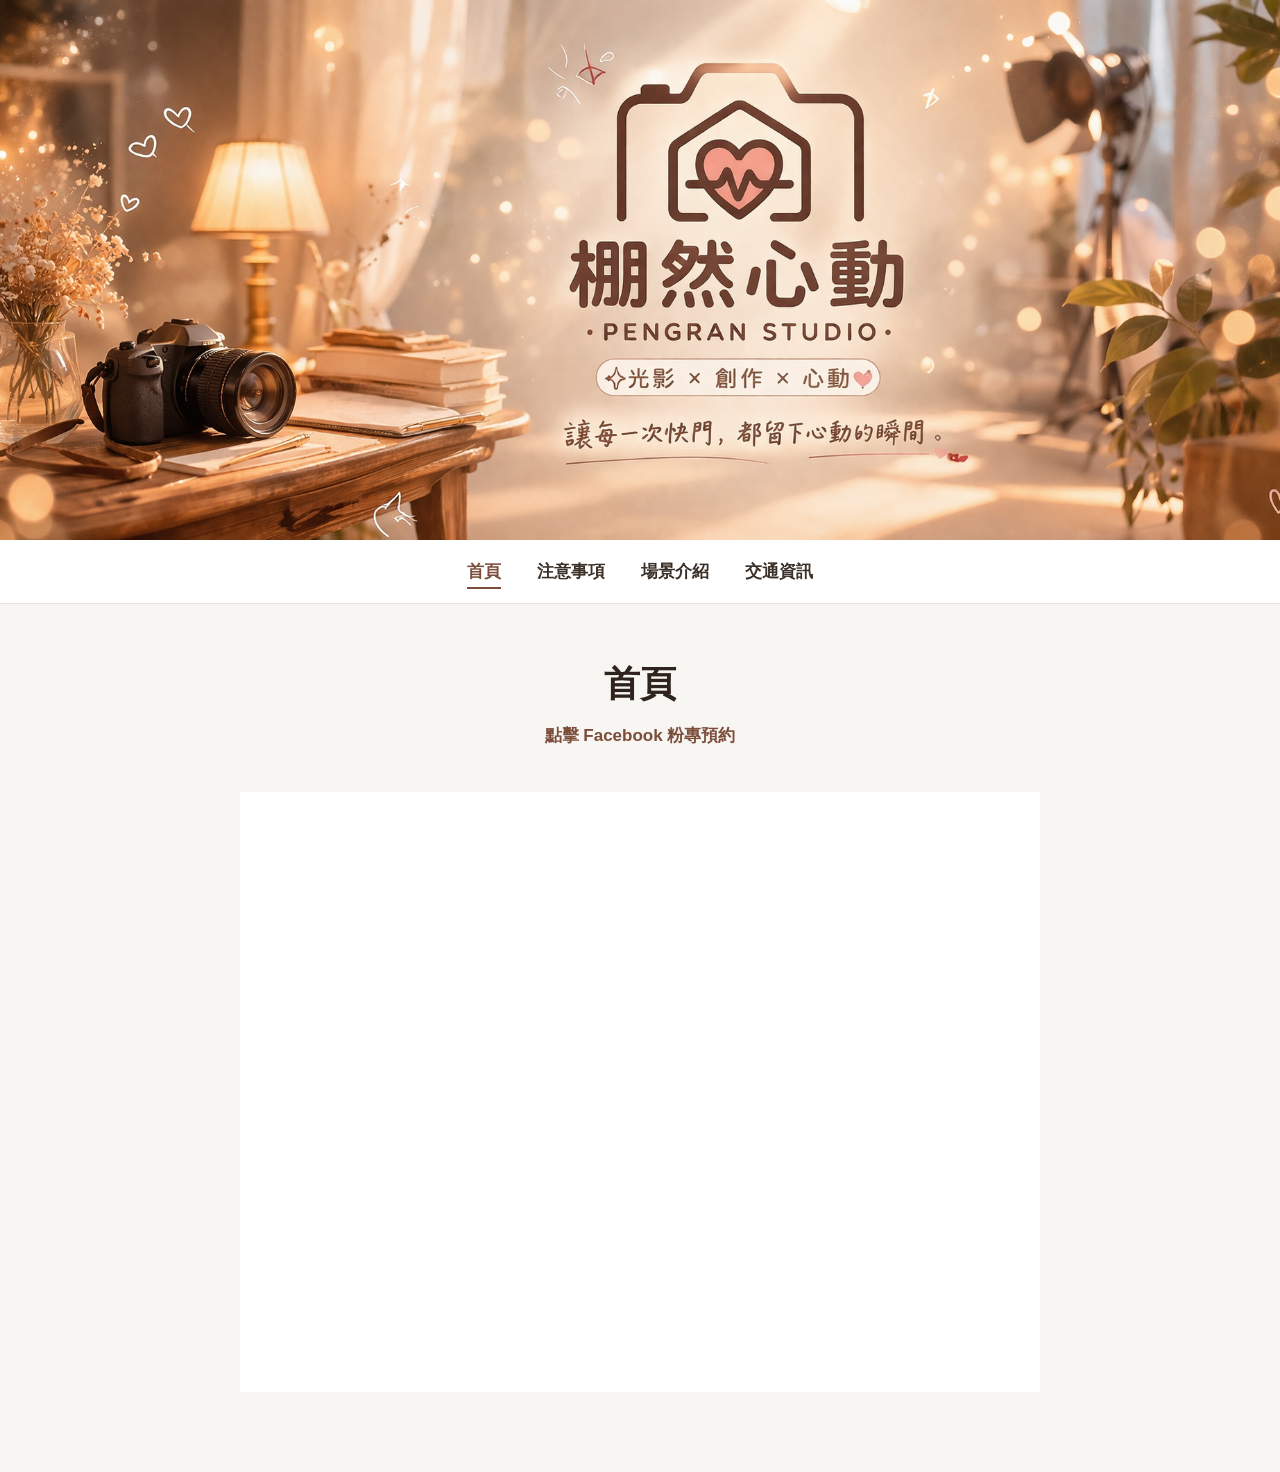
<file: index.html>
<!DOCTYPE html>
<html>
<head>
  <meta charset="UTF-8">
  <meta name="viewport" content="width=device-width, initial-scale=1">

  <title>棚然心動｜台中攝影棚｜Cosplay棚租｜棚拍空間</title>

  <meta name="description" content="棚然心動為台中攝影棚，提供Cosplay、寫真拍攝空間，打造沉浸式棚拍場景，適合角色扮演與創作拍攝。">

  <meta name="keywords" content="台中攝影棚, Cosplay攝影棚, 棚拍, 棚租, 台中棚拍, 攝影棚租借, 台中棚租">

  <meta property="og:title" content="棚然心動｜台中攝影棚">
  <meta property="og:description" content="沉浸式 Cosplay 攝影棚，打造你的專屬拍攝場景。">
  <meta property="og:image" content="https://pengranstudio.com/image/cover.png">
  <meta property="og:type" content="website">
  <meta property="og:url" content="https://pengranstudio.com/index.html">

  <link rel="stylesheet" href="style.css">
</head>

<body>

<header class="hero">
  <img src="image/cover.png" alt="棚然心動封面" class="hero-image">
</header>

<nav class="main-nav">
  <a href="index.html" class="active">首頁</a>
  <a href="notice.html">注意事項</a>
  <a href="scenes.html">場景介紹</a>
  <a href="traffic.html">交通資訊</a>
</nav>

<main id="home" class="home-section">
  <section class="booking-section">
    
    <section class="page-header">
      <h1>首頁</h1>

        <p class="booking-text">
      <a href="https://www.facebook.com/PengranStudio" target="_blank" rel="noopener noreferrer">
        點擊 Facebook 粉專預約
      </a>
    </p>
    </section>
    
   
    
    <div class="calendar-wrap">
      <iframe
        src="https://calendar.google.com/calendar/embed?src=pengranstudio%40gmail.com&ctz=Asia%2FTaipei"
        style="border: 0"
        width="800"
        height="600"
        frameborder="0"
        scrolling="no">
      </iframe>
    </div>
  </section>
</main>

</body>
</html>
</file>
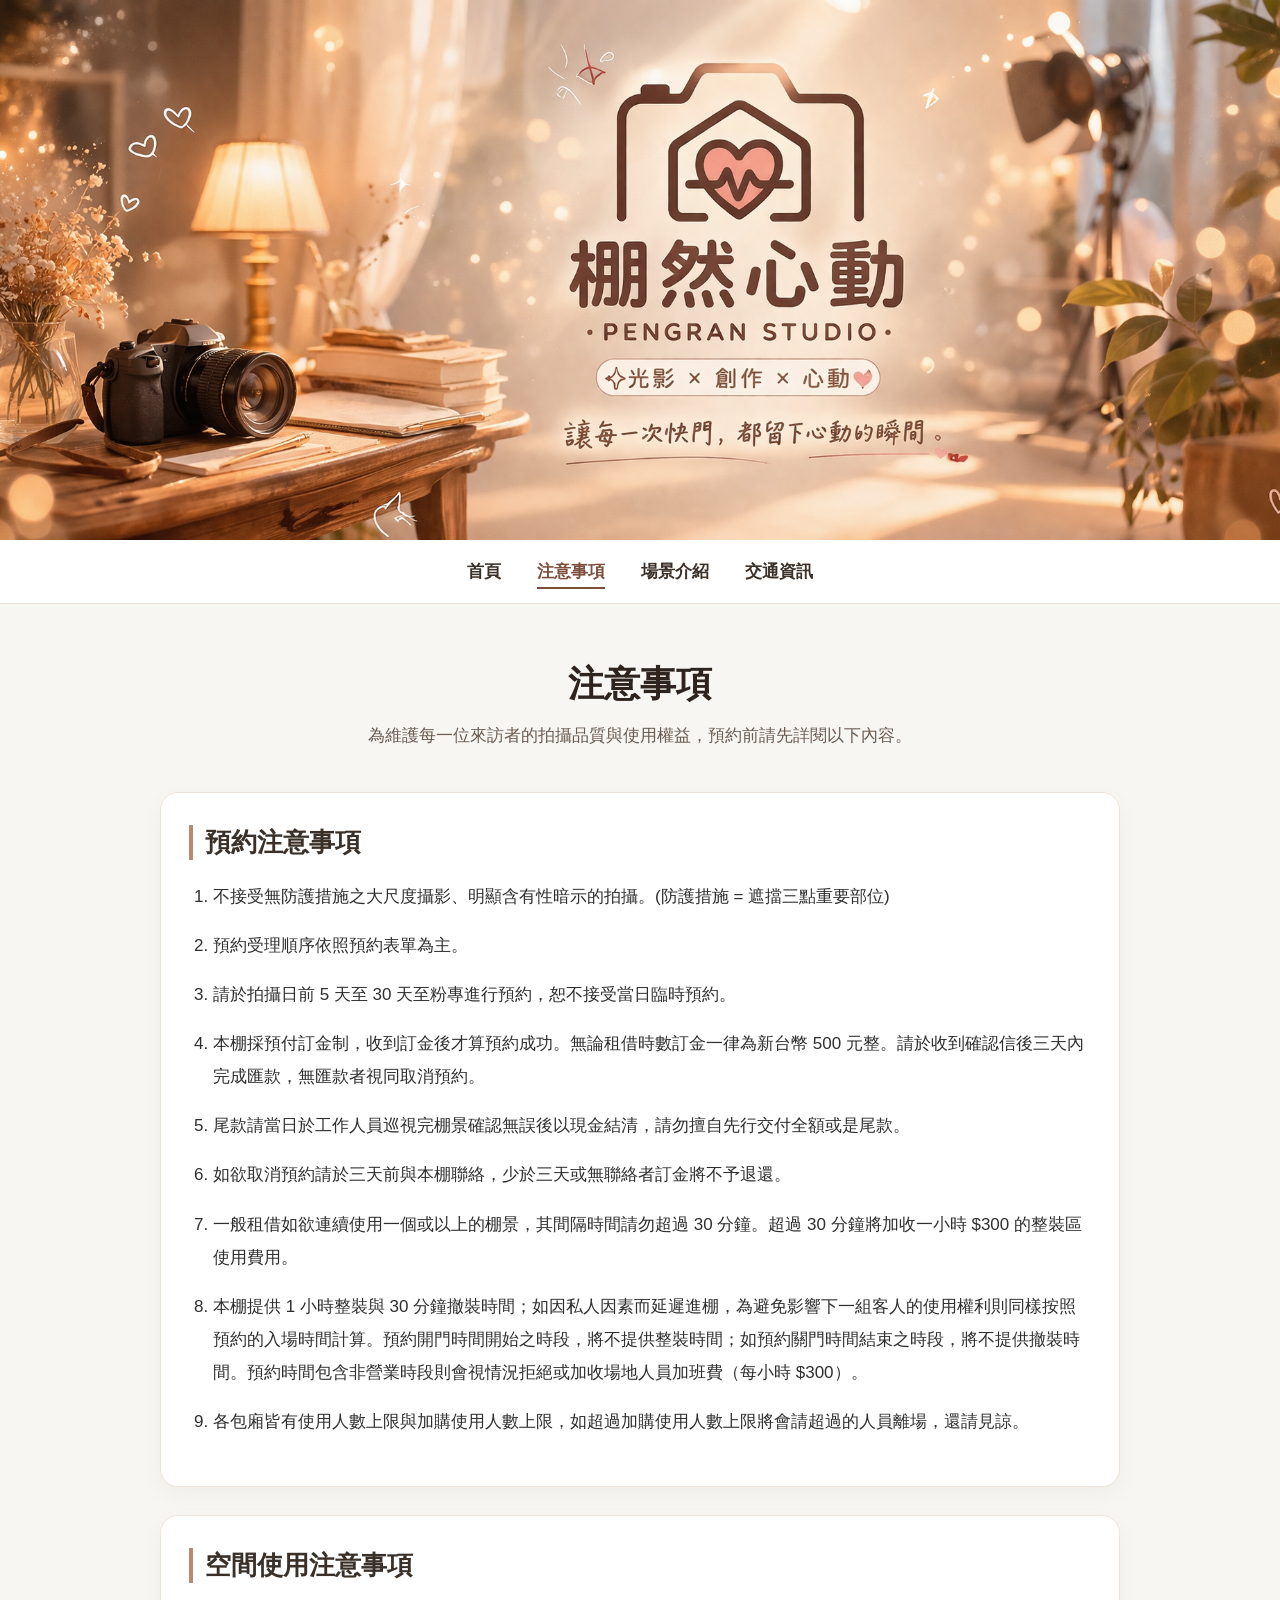
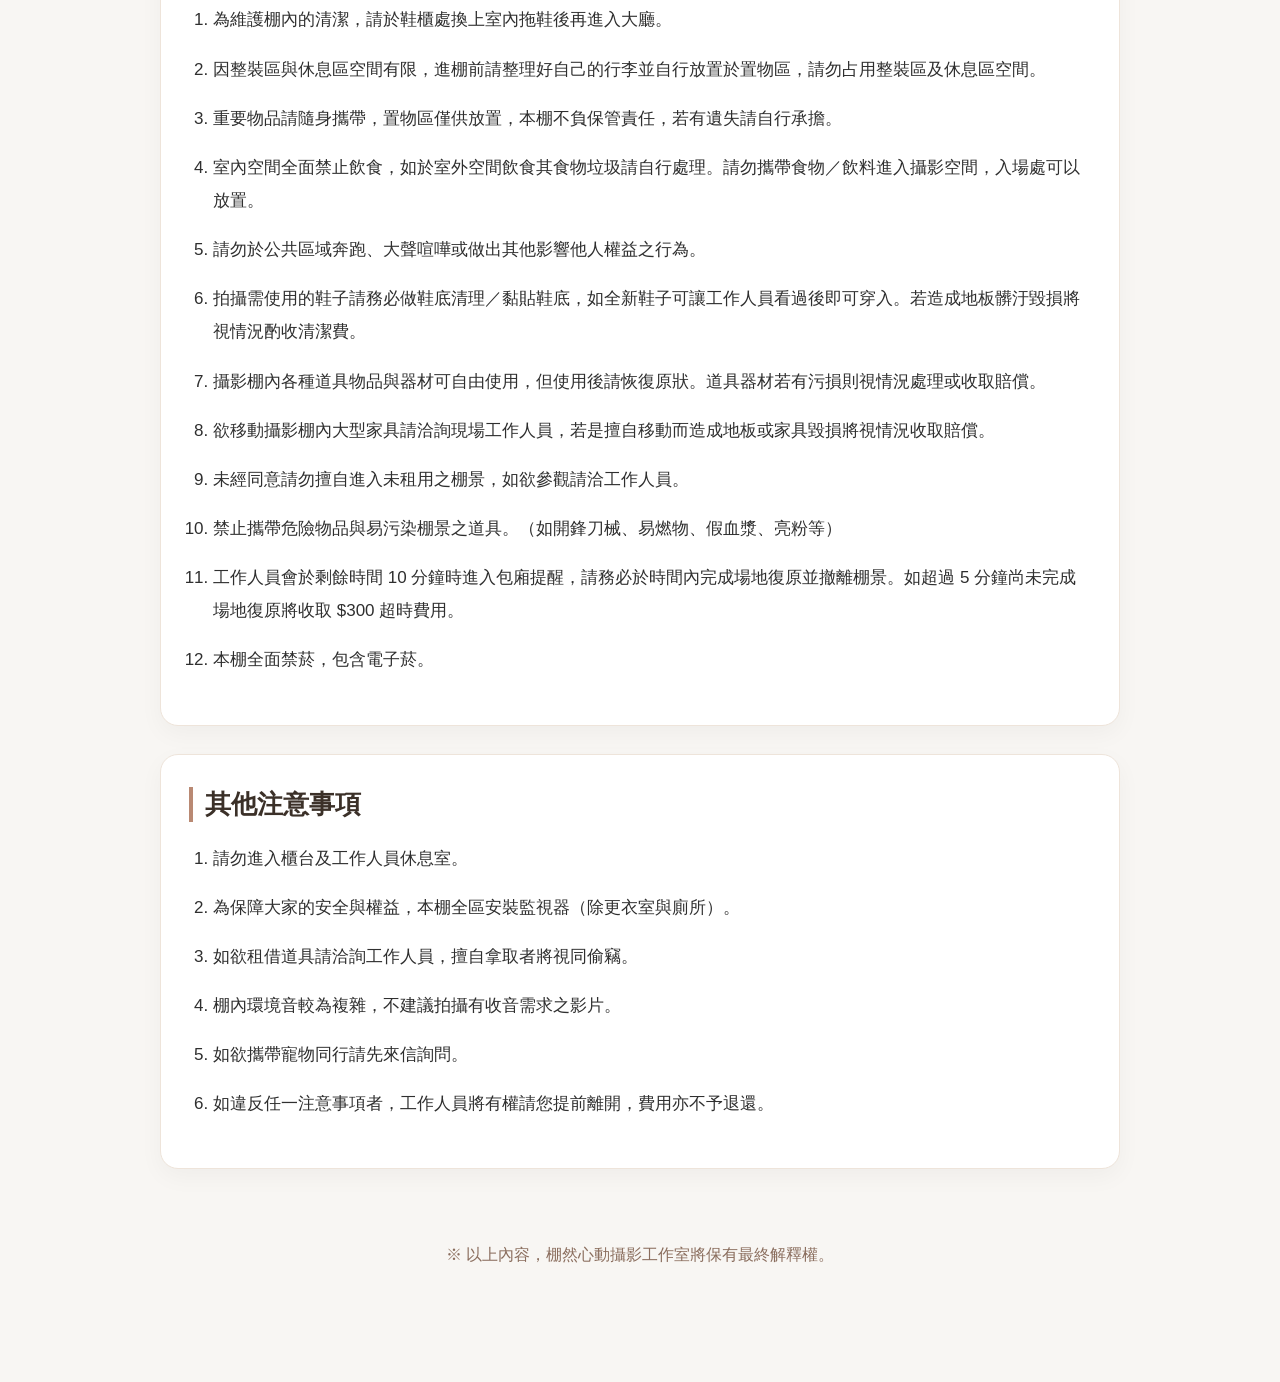
<file: notice.html>
<!DOCTYPE html>
<html>
<head>
  <meta charset="UTF-8">
  <meta name="viewport" content="width=device-width, initial-scale=1">
  <title>棚然心動</title>

  <link rel="stylesheet" href="style.css">
</head>

<body>

<header class="hero">
  <img src="image/cover.png" alt="棚然心動封面" class="hero-image">
</header>

  <nav class="main-nav">
    <a href="index.html">首頁</a>
    <a href="notice.html" class="active">注意事項</a>
    <a href="scenes.html">場景介紹</a>
    <a href="traffic.html">交通資訊</a>
  </nav>

  <main class="content-page">
    <section class="page-header">
      <h1>注意事項</h1>
      <p>為維護每一位來訪者的拍攝品質與使用權益，預約前請先詳閱以下內容。</p>
    </section>

    <section class="notice-block">
      <h2>預約注意事項</h2>
      <ol class="notice-list">
        <li>不接受無防護措施之大尺度攝影、明顯含有性暗示的拍攝。(防護措施 = 遮擋三點重要部位)</li>
        <li>預約受理順序依照預約表單為主。</li>
        <li>請於拍攝日前 5 天至 30 天至粉專進行預約，恕不接受當日臨時預約。</li>
        <li>本棚採預付訂金制，收到訂金後才算預約成功。無論租借時數訂金一律為新台幣 500 元整。請於收到確認信後三天內完成匯款，無匯款者視同取消預約。</li>
        <li>尾款請當日於工作人員巡視完棚景確認無誤後以現金結清，請勿擅自先行交付全額或是尾款。</li>
        <li>如欲取消預約請於三天前與本棚聯絡，少於三天或無聯絡者訂金將不予退還。</li>
        <li>一般租借如欲連續使用一個或以上的棚景，其間隔時間請勿超過 30 分鐘。超過 30 分鐘將加收一小時 $300 的整裝區使用費用。</li>
        <li>本棚提供 1 小時整裝與 30 分鐘撤裝時間；如因私人因素而延遲進棚，為避免影響下一組客人的使用權利則同樣按照預約的入場時間計算。預約開門時間開始之時段，將不提供整裝時間；如預約關門時間結束之時段，將不提供撤裝時間。預約時間包含非營業時段則會視情況拒絕或加收場地人員加班費（每小時 $300）。</li>
        <li>各包廂皆有使用人數上限與加購使用人數上限，如超過加購使用人數上限將會請超過的人員離場，還請見諒。</li>
      </ol>
    </section>

    <section class="notice-block">
      <h2>空間使用注意事項</h2>
      <ol class="notice-list">
        <li>為維護棚內的清潔，請於鞋櫃處換上室內拖鞋後再進入大廳。</li>
        <li>因整裝區與休息區空間有限，進棚前請整理好自己的行李並自行放置於置物區，請勿占用整裝區及休息區空間。</li>
        <li>重要物品請隨身攜帶，置物區僅供放置，本棚不負保管責任，若有遺失請自行承擔。</li>
        <li>室內空間全面禁止飲食，如於室外空間飲食其食物垃圾請自行處理。請勿攜帶食物／飲料進入攝影空間，入場處可以放置。</li>
        <li>請勿於公共區域奔跑、大聲喧嘩或做出其他影響他人權益之行為。</li>
        <li>拍攝需使用的鞋子請務必做鞋底清理／黏貼鞋底，如全新鞋子可讓工作人員看過後即可穿入。若造成地板髒汙毀損將視情況酌收清潔費。</li>
        <li>攝影棚內各種道具物品與器材可自由使用，但使用後請恢復原狀。道具器材若有污損則視情況處理或收取賠償。</li>
        <li>欲移動攝影棚內大型家具請洽詢現場工作人員，若是擅自移動而造成地板或家具毀損將視情況收取賠償。</li>
        <li>未經同意請勿擅自進入未租用之棚景，如欲參觀請洽工作人員。</li>
        <li>禁止攜帶危險物品與易污染棚景之道具。（如開鋒刀械、易燃物、假血漿、亮粉等）</li>
        <li>工作人員會於剩餘時間 10 分鐘時進入包廂提醒，請務必於時間內完成場地復原並撤離棚景。如超過 5 分鐘尚未完成場地復原將收取 $300 超時費用。</li>
        <li>本棚全面禁菸，包含電子菸。</li>
      </ol>
    </section>

    <section class="notice-block">
      <h2>其他注意事項</h2>
      <ol class="notice-list">
        <li>請勿進入櫃台及工作人員休息室。</li>
        <li>為保障大家的安全與權益，本棚全區安裝監視器（除更衣室與廁所）。</li>
        <li>如欲租借道具請洽詢工作人員，擅自拿取者將視同偷竊。</li>
        <li>棚內環境音較為複雜，不建議拍攝有收音需求之影片。</li>
        <li>如欲攜帶寵物同行請先來信詢問。</li>
        <li>如違反任一注意事項者，工作人員將有權請您提前離開，費用亦不予退還。</li>
      </ol>
    </section>

    <section class="notice-final">
      <p>※ 以上內容，棚然心動攝影工作室將保有最終解釋權。</p>
    </section>
  </main>

</body>
</html>
</file>
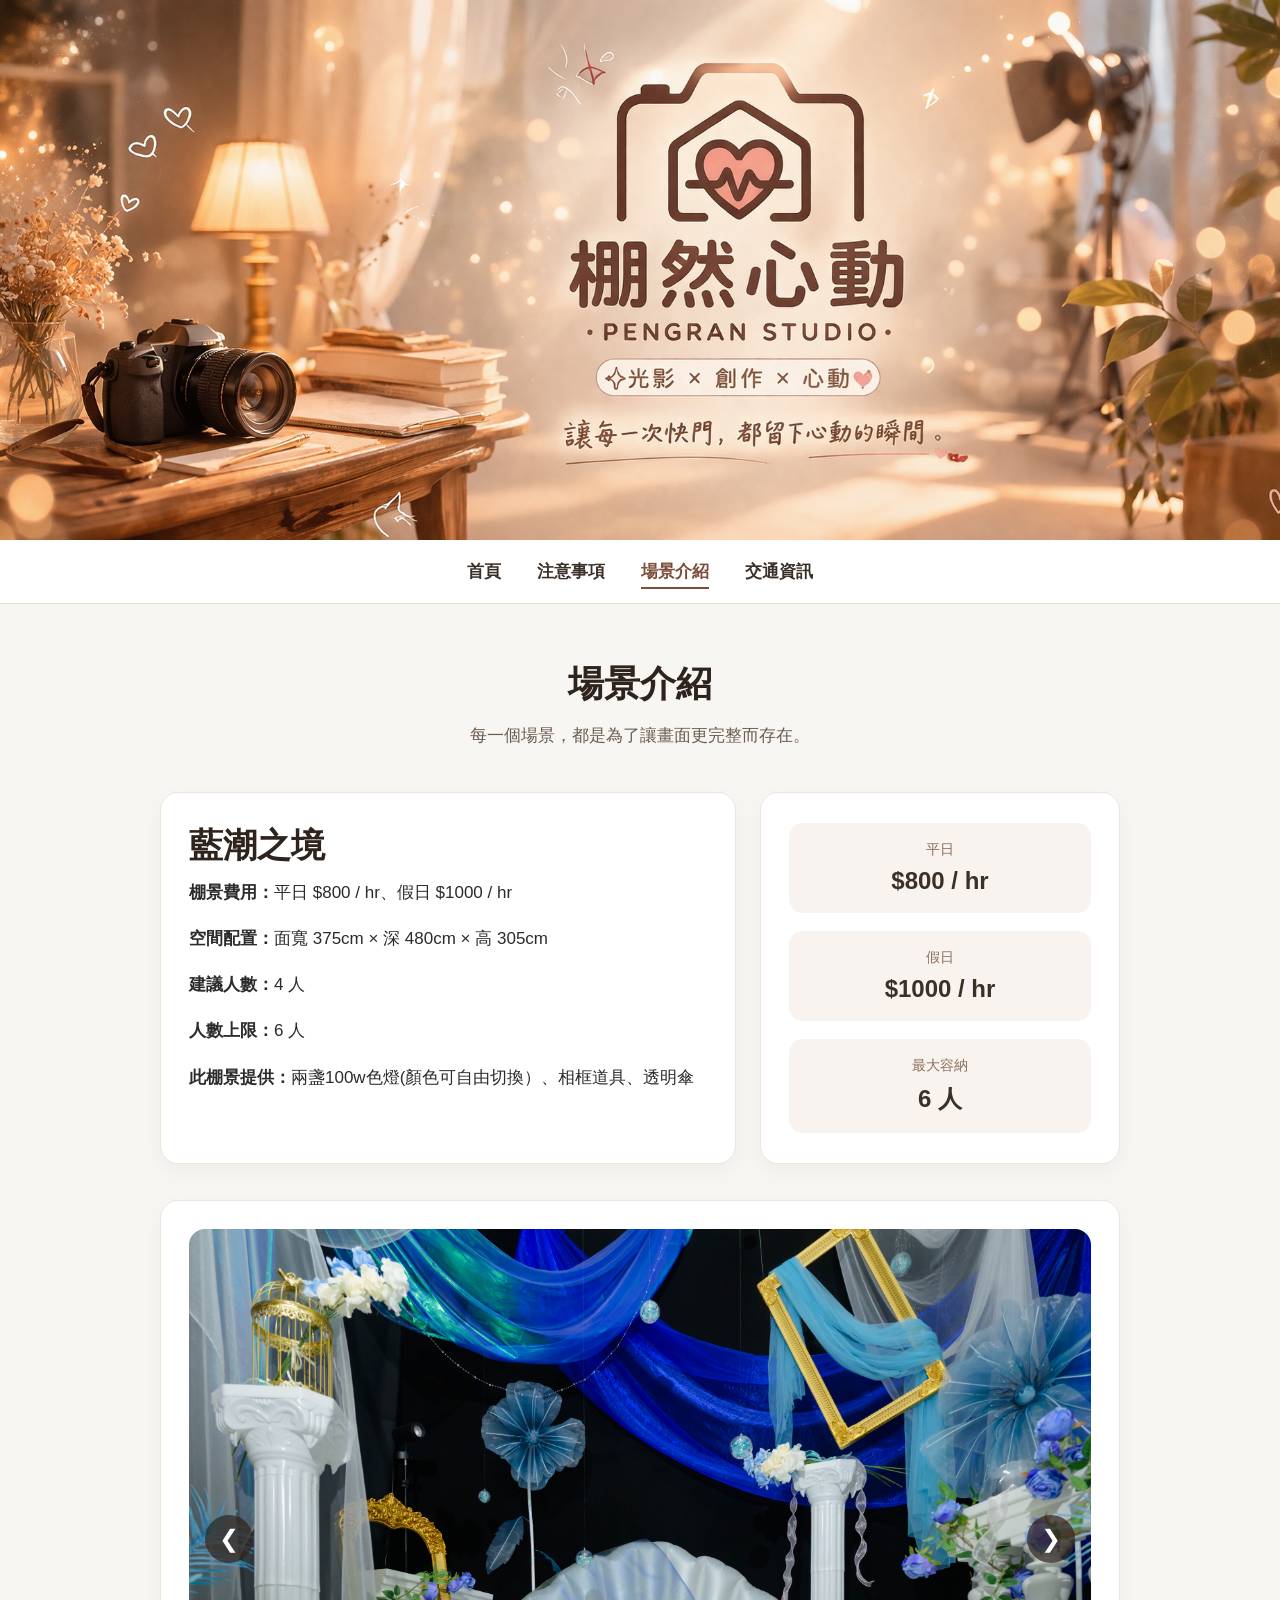
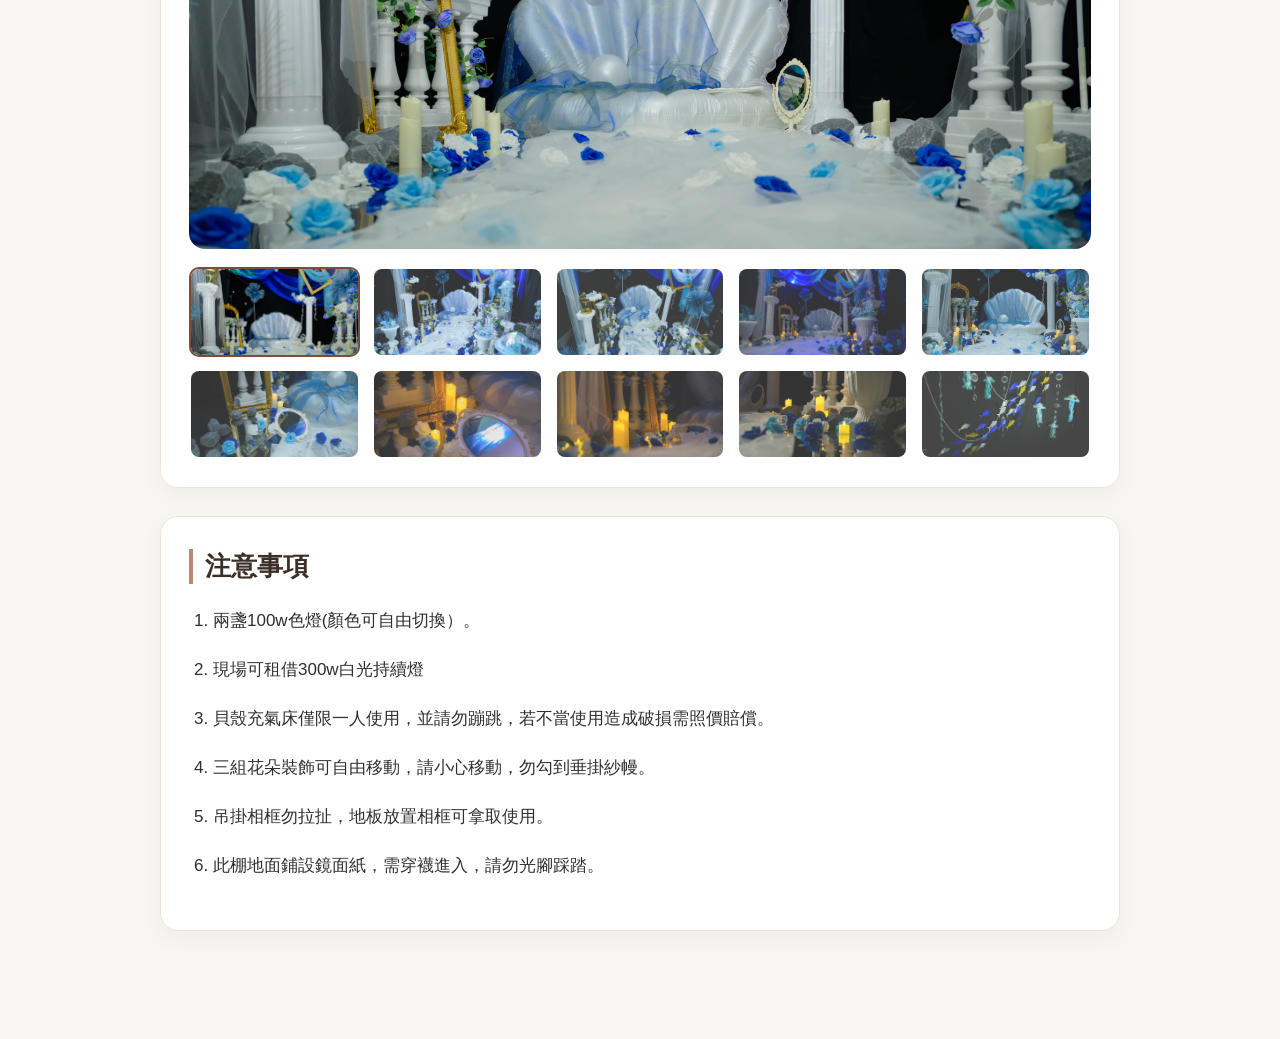
<file: scenes.html>
<!DOCTYPE html>
<html>
<head>
  <meta charset="UTF-8">
  <meta name="viewport" content="width=device-width, initial-scale=1">
  <title>棚然心動</title>

  <link rel="stylesheet" href="style.css">
</head>

<body>

<header class="hero">
  <img src="image/cover.png" alt="棚然心動封面" class="hero-image">
</header>

  <nav class="main-nav">
    <a href="index.html">首頁</a>
    <a href="notice.html">注意事項</a>
    <a href="scenes.html" class="active">場景介紹</a>
    <a href="traffic.html">交通資訊</a>
  </nav>

  <main class="content-page">
    <section class="page-header">
      <h1>場景介紹</h1>
      <p>每一個場景，都是為了讓畫面更完整而存在。</p>
    </section>

    <section class="scene-intro-card">
      <div class="scene-intro-text">
        <h2>藍潮之境</h2>
        
        <div class="scene-info-list">
          <p><strong>棚景費用：</strong>平日 $800 / hr、假日 $1000 / hr</p>
          <p><strong>空間配置：</strong>面寬 375cm × 深 480cm × 高 305cm</p>
          <p><strong>建議人數：</strong>4 人</p>
          <p><strong>人數上限：</strong>6 人</p>
          <p><strong>此棚景提供：</strong>兩盞100w色燈(顏色可自由切換）、相框道具、透明傘</p>
        </div>
      </div>

      <div class="scene-intro-box">
        <div class="scene-highlight">
          <span>平日</span>
          <strong>$800 / hr</strong>
        </div>
        <div class="scene-highlight">
          <span>假日</span>
          <strong>$1000 / hr</strong>
        </div>
        <div class="scene-highlight">
          <span>最大容納</span>
          <strong>6 人</strong>
        </div>
      </div>
    </section>

    <section class="scene-gallery-section">
      <div class="carousel">
        <button class="carousel-btn prev" onclick="changeSlide(-1)">&#10094;</button>

        <img id="mainSceneImage" src="image/Blue01.jpg" alt="藍潮之境照片" class="carousel-main-image">

        <button class="carousel-btn next" onclick="changeSlide(1)">&#10095;</button>
      </div>

      <div class="thumbnail-row">
        <img src="image/Blue01.jpg" onclick="openLightbox(0)" class="thumb active-thumb" alt="Blue01">
        <img src="image/Blue02.jpg" onclick="openLightbox(1)" class="thumb" alt="Blue02">
        <img src="image/Blue03.jpg" onclick="openLightbox(2)" class="thumb" alt="Blue03">
        <img src="image/Blue04.jpg" onclick="openLightbox(3)" class="thumb" alt="Blue04">
        <img src="image/Blue05.jpg" onclick="openLightbox(4)" class="thumb" alt="Blue05">
        <img src="image/Blue06.jpg" onclick="openLightbox(5)" class="thumb" alt="Blue06">
        <img src="image/Blue07.jpg" onclick="openLightbox(6)" class="thumb" alt="Blue07">
        <img src="image/Blue08.jpg" onclick="openLightbox(7)" class="thumb" alt="Blue08">
        <img src="image/Blue09.jpg" onclick="openLightbox(8)" class="thumb" alt="Blue09">
        <img src="image/Blue10.jpg" onclick="openLightbox(9)" class="thumb" alt="Blue10">
      </div>
    </section>

    <section class="notice-block">
      <h2>注意事項</h2>
      <ol class="notice-list">
        <li>兩盞100w色燈(顏色可自由切換）。</li>
        <li>現場可租借300w白光持續燈</li>
        <li>貝殼充氣床僅限一人使用，並請勿蹦跳，若不當使用造成破損需照價賠償。</li>
        <li>三組花朵裝飾可自由移動，請小心移動，勿勾到垂掛紗幔。</li>
        <li>吊掛相框勿拉扯，地板放置相框可拿取使用。</li>
        <li>此棚地面鋪設鏡面紙，需穿襪進入，請勿光腳踩踏。</li>
      </ol>
    </section>
  </main>

  <script>
    const sceneImages = [
      "image/Blue01.jpg",
      "image/Blue02.jpg",
      "image/Blue03.jpg",
      "image/Blue04.jpg",
      "image/Blue05.jpg",
      "image/Blue06.jpg",
      "image/Blue07.jpg",
      "image/Blue08.jpg",
      "image/Blue09.jpg",
      "image/Blue10.jpg"
    ];

    let currentSlide = 0;

    function updateSlide() {
      document.getElementById("mainSceneImage").src = sceneImages[currentSlide];

      const thumbs = document.querySelectorAll(".thumb");
      thumbs.forEach((thumb, index) => {
        thumb.classList.toggle("active-thumb", index === currentSlide);
      });
    }

    function changeSlide(step) {
      currentSlide += step;

      if (currentSlide < 0) {
        currentSlide = sceneImages.length - 1;
      }

      if (currentSlide >= sceneImages.length) {
        currentSlide = 0;
      }

      updateSlide();
    }

    function setSlide(index) {
      currentSlide = index;
      updateSlide();
    }



    
    
const images = [
  "image/Blue01.jpg",
  "image/Blue02.jpg",
  "image/Blue03.jpg",
  "image/Blue04.jpg",
  "image/Blue05.jpg",
  "image/Blue06.jpg",
  "image/Blue07.jpg",
  "image/Blue08.jpg",
  "image/Blue09.jpg",
  "image/Blue10.jpg"
];

let currentIndex = 0;

function openLightbox(index) {
  currentIndex = index;
  document.getElementById("lightbox").style.display = "flex";
  updateLightbox();
}

function closeLightbox() {
  document.getElementById("lightbox").style.display = "none";
}

function changeLightbox(step) {
  currentIndex += step;

  if (currentIndex < 0) currentIndex = images.length - 1;
  if (currentIndex >= images.length) currentIndex = 0;

  updateLightbox();
}

function updateLightbox() {
  document.getElementById("lightbox-img").src = images[currentIndex];
}

// 手機滑動支援
let startX = 0;

document.getElementById("lightbox").addEventListener("touchstart", e => {
  startX = e.touches[0].clientX;
});

document.getElementById("lightbox").addEventListener("touchend", e => {
  let endX = e.changedTouches[0].clientX;

  if (startX - endX > 50) changeLightbox(1);
  if (endX - startX > 50) changeLightbox(-1);
});


    
  </script>



  <div id="lightbox" class="lightbox">
  <span class="lightbox-close" onclick="closeLightbox()">×</span>

  <img id="lightbox-img" class="lightbox-img">

  <button class="lightbox-btn prev" onclick="changeLightbox(-1)">❮</button>
  <button class="lightbox-btn next" onclick="changeLightbox(1)">❯</button>
    
</div>
</body>
</html>
</file>
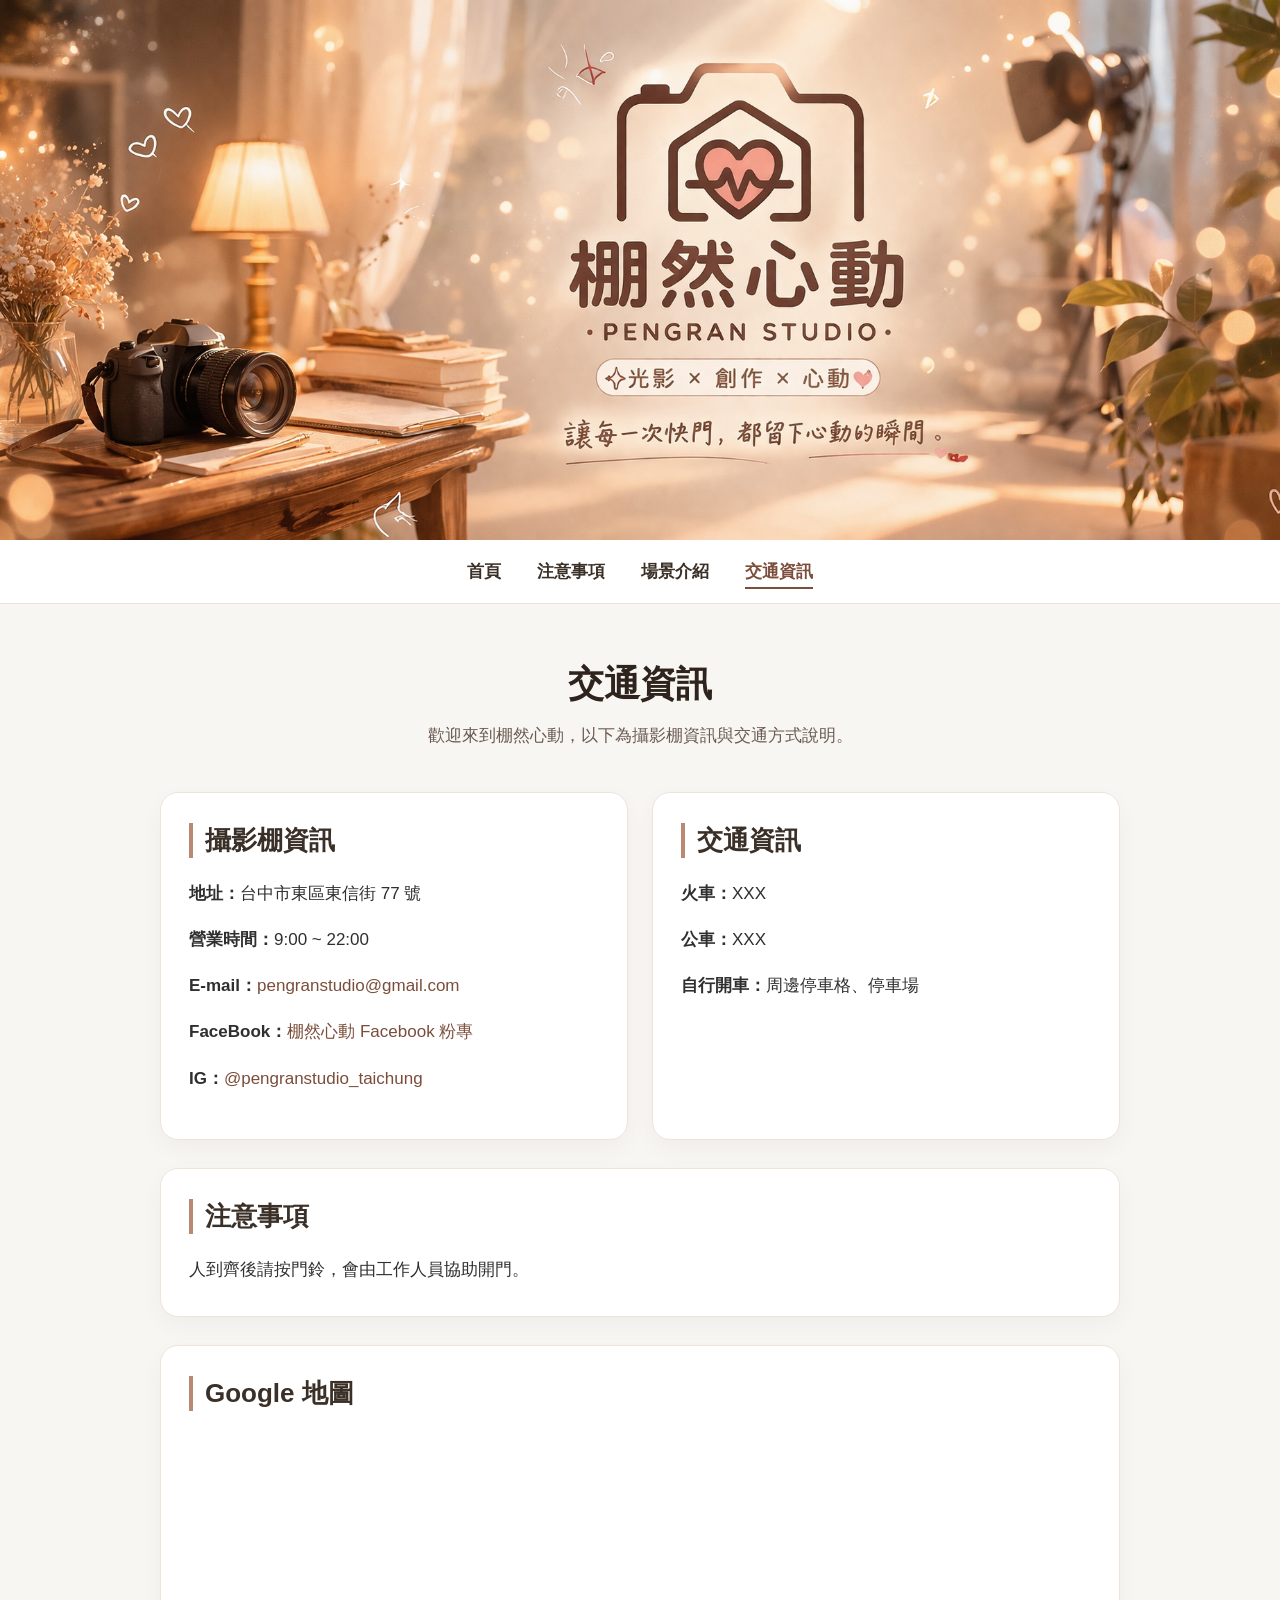
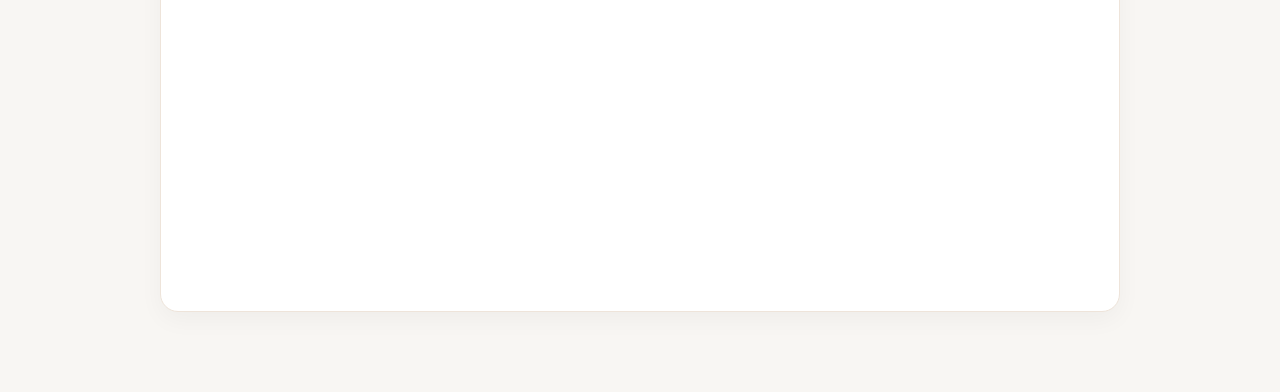
<file: traffic.html>
<!DOCTYPE html>
<html>
<head>
  <meta charset="UTF-8">
  <meta name="viewport" content="width=device-width, initial-scale=1">
  <title>棚然心動</title>

  <link rel="stylesheet" href="style.css">
</head>

<body>

<header class="hero">
  <img src="image/cover.png" alt="棚然心動封面" class="hero-image">
</header>

  <nav class="main-nav">
    <a href="index.html">首頁</a>
    <a href="notice.html">注意事項</a>
    <a href="scenes.html">場景介紹</a>
    <a href="traffic.html" class="active">交通資訊</a>
  </nav>

  <main class="content-page">
    <section class="page-header">
      <h1>交通資訊</h1>
      <p>歡迎來到棚然心動，以下為攝影棚資訊與交通方式說明。</p>
    </section>

    <section class="traffic-grid">
      <div class="traffic-card">
        <h2>攝影棚資訊</h2>
        <div class="traffic-info-list">
          <p><strong>地址：</strong>台中市東區東信街 77 號</p>
          <p><strong>營業時間：</strong>9:00 ~ 22:00</p>
          <p><strong>E-mail：</strong><a href="mailto:pengranstudio@gmail.com">pengranstudio@gmail.com</a></p>
          <p><strong>FaceBook：</strong><a href="https://www.facebook.com/PengranStudio" target="_blank" rel="noopener noreferrer">棚然心動 Facebook 粉專</a></p>
          <p><strong>IG：</strong><a href="https://www.instagram.com/pengranstudio_taichung/" target="_blank" rel="noopener noreferrer">@pengranstudio_taichung</a></p>
        </div>
      </div>

      <div class="traffic-card">
        <h2>交通資訊</h2>
        <div class="traffic-info-list">
          <p><strong>火車：</strong>XXX</p>
          <p><strong>公車：</strong>XXX</p>
          <p><strong>自行開車：</strong>周邊停車格、停車場</p>
        </div>
      </div>
    </section>

    <section class="traffic-card traffic-note-card">
      <h2>注意事項</h2>
      <p class="traffic-note">人到齊後請按門鈴，會由工作人員協助開門。</p>
    </section>

    <section class="map-section">
      <h2>Google 地圖</h2>
      <div class="map-wrap">
        <iframe
          src="https://www.google.com/maps/embed?pb=!1m18!1m12!1m3!1d3641.011331843782!2d120.70037731151437!3d24.136240178319127!2m3!1f0!2f0!3f0!3m2!1i1024!2i768!4f13.1!3m3!1m2!1s0x34693d37ce1dc017%3A0xd2b06e603e972b42!2zNDAx6Ie65Lit5biC5p2x5Y2A5p2x5L-h6KGXNzfomZ8!5e0!3m2!1szh-TW!2stw!4v1775549089222!5m2!1szh-TW!2stw"
          width="600"
          height="450"
          style="border:0;"
          allowfullscreen=""
          loading="lazy"
          referrerpolicy="no-referrer-when-downgrade">
        </iframe>
      </div>
    </section>
  </main>

</body>
</html>
</file>
<file: style.css>
/* ========================================
   1. 全域設定
======================================== */
* {
  box-sizing: border-box;
}

html,
body {
  margin: 0;
  padding: 0;
  font-family: "Noto Sans TC", "Microsoft JhengHei", sans-serif;
  background-color: #f8f6f3;
  color: #2b2b2b;
}

img {
  display: block;
  max-width: 100%;
}

/* ========================================
   2. Hero / 封面區
======================================== */
.hero {
  width: 100%;
  height: 60vh;
  overflow: hidden;
}

.hero-small {
  height: 42vh;
}

.hero-image {
  width: 100%;
  height: 100%;
  object-fit: cover;
  object-position: center center;
}

/* ========================================
   3. 導覽列
======================================== */
.main-nav {
  display: flex;
  justify-content: center;
  align-items: center;
  gap: 36px;
  padding: 20px 16px;
  background-color: #ffffff;
  border-bottom: 1px solid #e8e2db;
  position: sticky;
  top: 0;
  z-index: 1000;
}

.main-nav a {
  text-decoration: none;
  color: #3b3028;
  font-size: 17px;
  font-weight: 600;
  transition: opacity 0.2s ease;
}

.main-nav a:hover {
  opacity: 0.65;
}

.main-nav a.active {
  color: #7b4d3a;
  position: relative;
}

.main-nav a.active::after {
  content: "";
  position: absolute;
  left: 0;
  bottom: -6px;
  width: 100%;
  height: 2px;
  background: #7b4d3a;
}

/* ========================================
   4. 首頁
======================================== */
.home-section {
  padding: 56px 20px 80px;
}

.booking-section {
  max-width: 1000px;
  margin: 0 auto;
  text-align: center;
}

.booking-section h2 {
  margin: 0 0 20px;
  font-size: 30px;
  font-weight: 700;
  color: #2f241d;
}

.booking-text {
  margin: 0 0 28px;
  font-size: 18px;
  line-height: 1.8;
}

.booking-text a {
  color: #7b4d3a;
  text-decoration: none;
  font-weight: 600;
  border-bottom: 1px solid transparent;
  transition: all 0.2s ease;
}

.booking-text a:hover {
  border-bottom-color: #7b4d3a;
}

.calendar-wrap {
  display: flex;
  justify-content: center;
  overflow-x: auto;
}

.calendar-wrap iframe {
  max-width: 100%;
  background: #fff;
}

/* ========================================
   5. 內頁共用
======================================== */
.content-page {
  max-width: 1000px;
  margin: 0 auto;
  padding: 56px 20px 80px;
}

.page-header {
  text-align: center;
  margin-bottom: 40px;
}

.page-header h1 {
  margin: 0 0 12px;
  font-size: 36px;
  color: #2f241d;
}

.page-header p {
  margin: 0;
  font-size: 17px;
  line-height: 1.8;
  color: #6b5b50;
}
/* Lightbox */
.lightbox {
  display: none;
  position: fixed;
  z-index: 9999;
  top: 0;
  left: 0;
  width: 100%;
  height: 100%;
  background: rgba(0,0,0,0.9);
  justify-content: center;
  align-items: center;
}

.lightbox-img {
  max-width: 90%;
  max-height: 80%;
  border-radius: 12px;
}

.lightbox-close {
  position: absolute;
  top: 20px;
  right: 30px;
  font-size: 40px;
  color: #fff;
  cursor: pointer;
}

.lightbox-btn {
  position: absolute;
  top: 50%;
  transform: translateY(-50%);
  background: rgba(255,255,255,0.2);
  border: none;
  font-size: 30px;
  color: white;
  padding: 10px 16px;
  cursor: pointer;
  border-radius: 50%;
}

.lightbox-btn.prev {
  left: 20px;
}

.lightbox-btn.next {
  right: 20px;
}
/* ========================================
   6. 注意事項頁
======================================== */
.notice-block {
  background: #fff;
  border: 1px solid #eee4da;
  border-radius: 18px;
  padding: 32px 28px;
  margin-bottom: 28px;
  box-shadow: 0 8px 24px rgba(0, 0, 0, 0.04);
}

.notice-block h2 {
  margin: 0 0 20px;
  font-size: 26px;
  color: #3b3028;
  border-left: 4px solid #b98973;
  padding-left: 12px;
}

.notice-list {
  margin: 0;
  padding-left: 24px;
}

.notice-list li {
  margin-bottom: 16px;
  line-height: 1.95;
  font-size: 17px;
  color: #2f2f2f;
}

.notice-final {
  text-align: center;
  margin-top: 40px;
  padding: 20px;
  font-size: 16px;
  color: #8a6d5d;
}

/* ========================================
   7. 場景介紹頁
======================================== */
.scene-intro-card {
  display: grid;
  grid-template-columns: 1.6fr 1fr;
  gap: 24px;
  margin-bottom: 36px;
  align-items: stretch;
}

.scene-intro-text,
.scene-intro-box {
  background: #fff;
  border: 1px solid #eee4da;
  border-radius: 18px;
  padding: 30px 28px;
  box-shadow: 0 8px 24px rgba(0, 0, 0, 0.04);
}

.scene-intro-text h2 {
  margin: 0 0 8px;
  font-size: 34px;
  color: #2f241d;
}

.scene-subtitle {
  margin: 0 0 20px;
  color: #8a6d5d;
  font-size: 16px;
  letter-spacing: 1px;
}

.scene-info-list p {
  margin: 0 0 14px;
  line-height: 1.9;
  font-size: 17px;
}

.scene-intro-box {
  display: flex;
  flex-direction: column;
  justify-content: center;
  gap: 18px;
}

.scene-highlight {
  background: #f8f3ee;
  border-radius: 14px;
  padding: 18px 20px;
  text-align: center;
}

.scene-highlight span {
  display: block;
  font-size: 14px;
  color: #8a6d5d;
  margin-bottom: 8px;
}

.scene-highlight strong {
  font-size: 24px;
  color: #3b3028;
}

.scene-gallery-section {
  background: #fff;
  border: 1px solid #eee4da;
  border-radius: 18px;
  padding: 28px;
  margin-bottom: 28px;
  box-shadow: 0 8px 24px rgba(0, 0, 0, 0.04);
}

.carousel {
  position: relative;
  display: flex;
  align-items: center;
  justify-content: center;
}

.carousel-main-image {
  width: 100%;
  max-height: 620px;
  object-fit: cover;
  border-radius: 16px;
}

.carousel-btn {
  position: absolute;
  top: 50%;
  transform: translateY(-50%);
  background: rgba(47, 36, 29, 0.7);
  color: #fff;
  border: none;
  width: 48px;
  height: 48px;
  border-radius: 50%;
  cursor: pointer;
  font-size: 24px;
  z-index: 2;
}

.carousel-btn.prev {
  left: 16px;
}

.carousel-btn.next {
  right: 16px;
}

.thumbnail-row {
  display: grid;
  grid-template-columns: repeat(5, 1fr);
  gap: 12px;
  margin-top: 18px;
}

.thumb {
  width: 100%;
  height: 90px;
  object-fit: cover;
  border-radius: 10px;
  cursor: pointer;
  border: 2px solid transparent;
  opacity: 0.8;
  transition: all 0.2s ease;
}

.thumb:hover {
  opacity: 1;
}

.active-thumb {
  border-color: #7b4d3a;
  opacity: 1;
}

/* ========================================
   8. 交通資訊頁
======================================== */
.traffic-grid {
  display: grid;
  grid-template-columns: 1fr 1fr;
  gap: 24px;
  margin-bottom: 28px;
}

.traffic-card {
  background: #fff;
  border: 1px solid #eee4da;
  border-radius: 18px;
  padding: 30px 28px;
  box-shadow: 0 8px 24px rgba(0, 0, 0, 0.04);
}

.traffic-card h2,
.map-section h2 {
  margin: 0 0 20px;
  font-size: 26px;
  color: #3b3028;
  border-left: 4px solid #b98973;
  padding-left: 12px;
}

.traffic-info-list p {
  margin: 0 0 14px;
  line-height: 1.9;
  font-size: 17px;
  color: #2f2f2f;
}

.traffic-info-list a {
  color: #7b4d3a;
  text-decoration: none;
  border-bottom: 1px solid transparent;
  transition: all 0.2s ease;
}

.traffic-info-list a:hover {
  border-bottom-color: #7b4d3a;
}

.traffic-note-card {
  margin-bottom: 28px;
}

.traffic-note {
  margin: 0;
  font-size: 17px;
  line-height: 1.9;
  color: #2f2f2f;
}

.map-section {
  background: #fff;
  border: 1px solid #eee4da;
  border-radius: 18px;
  padding: 30px 28px;
  box-shadow: 0 8px 24px rgba(0, 0, 0, 0.04);
}

.map-wrap {
  overflow: hidden;
  border-radius: 16px;
}

.map-wrap iframe {
  display: block;
  width: 100%;
  min-height: 450px;
}

/* ========================================
   9. RWD
======================================== */
@media (max-width: 768px) {
  /* Hero */
  .hero {
    height: 34vh;
  }

  .hero-small {
    height: 24vh;
  }

  .hero-image {
    object-position: 58% center;
  }

  /* Nav */
  .main-nav {
    gap: 18px;
    padding: 16px 10px;
    flex-wrap: wrap;
  }

  .main-nav a {
    font-size: 15px;
  }

  /* Home */
  .home-section {
    padding: 36px 12px 56px;
  }

  .booking-section h2 {
    font-size: 24px;
  }

  .booking-text {
    font-size: 16px;
  }

  .calendar-wrap iframe {
    width: 100%;
    min-width: 320px;
    height: 500px;
  }

  /* Common Page */
  .content-page {
    padding: 36px 14px 56px;
  }

  .page-header h1 {
    font-size: 28px;
  }

  .page-header p {
    font-size: 15px;
  }

  /* Notice */
  .notice-block {
    padding: 24px 18px;
    border-radius: 14px;
  }

  .notice-block h2 {
    font-size: 22px;
  }

  .notice-list li {
    font-size: 15px;
    line-height: 1.85;
  }

  /* Scene */
  .scene-intro-card {
    grid-template-columns: 1fr;
  }

  .scene-intro-text h2 {
    font-size: 28px;
  }

  .scene-info-list p {
    font-size: 15px;
  }

  .scene-gallery-section {
    padding: 18px;
  }

  .carousel-main-image {
    max-height: 360px;
  }

  .carousel-btn {
    width: 40px;
    height: 40px;
    font-size: 20px;
  }

  .thumbnail-row {
    grid-template-columns: repeat(3, 1fr);
  }

  .thumb {
    height: 72px;
  }

  /* Traffic */
  .traffic-grid {
    grid-template-columns: 1fr;
  }

  .traffic-card,
  .map-section {
    padding: 24px 18px;
    border-radius: 14px;
  }

  .traffic-card h2,
  .map-section h2 {
    font-size: 22px;
  }

  .traffic-info-list p,
  .traffic-note {
    font-size: 15px;
    line-height: 1.85;
  }

  .map-wrap iframe {
    min-height: 320px;
  }
}
</file>
